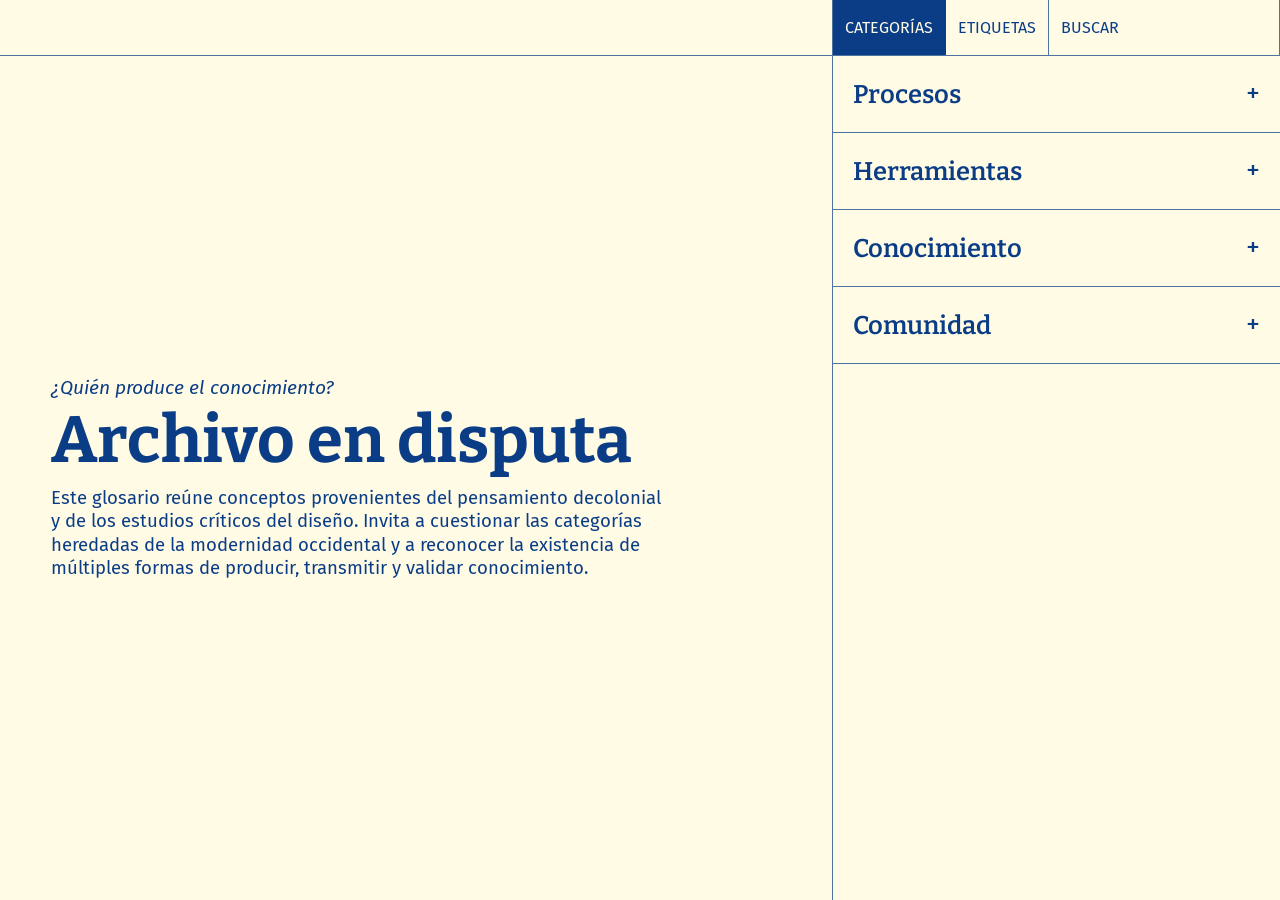
<file: index.html>
<!doctype html>
<html lang="es">
<head>
  <meta charset="utf-8">
  <meta name="viewport" content="width=device-width, initial-scale=1">
  <title>Archivo en disputa</title>
  <meta name="description" content="Glosario crítico de conceptos de diseño.">
  <link rel="preconnect" href="https://fonts.googleapis.com">
  <link rel="preconnect" href="https://fonts.gstatic.com" crossorigin>
  <link href="https://fonts.googleapis.com/css2?family=Bitter:ital,wght@0,400;0,600;0,700;1,400&family=Fira+Sans:wght@400;500&display=swap" rel="stylesheet">
  <link rel="icon" type="image/svg+xml" href="data:image/svg+xml,%3Csvg xmlns='http://www.w3.org/2000/svg' viewBox='0 0 32 32'%3E%3Crect width='32' height='32' fill='%23FFFBE5'/%3E%3Cpath d='M7 24 16 7l9 17h-5l-1.7-4h-5L12 24H7z' fill='%230B3D87'/%3E%3C/svg%3E">
  <link rel="stylesheet" href="styles.css">
</head>
<body>
  <header class="topbar" aria-label="Navegacion principal">
    <div class="left-nav">
      <button class="back-button" id="back-button" type="button" aria-label="Volver al inicio" title="Volver al inicio">&larr;</button>
    </div>
    <nav class="right-nav" id="home-nav" aria-label="Explorar el glosario">
      <button class="nav-button" type="button" data-view="categories" aria-pressed="true">Categorías</button>
      <button class="nav-button" type="button" data-view="tags" aria-pressed="false">Etiquetas</button>
      <input class="search-input" id="search-input" type="search" placeholder="Buscar" aria-label="Buscar conceptos">
    </nav>
    <nav class="right-nav entry-nav" id="entry-nav" aria-label="Explorar la entrada Representación" hidden>
      <button class="nav-button entry-nav-button" type="button" data-entry-view="questions" aria-pressed="true">Preguntas</button>
      <button class="nav-button entry-nav-button" type="button" data-entry-view="authors" aria-pressed="false">Autores</button>
      <button class="nav-button entry-nav-button" type="button" data-entry-view="rae" aria-pressed="false">RAE</button>
    </nav>
  </header>

  <main class="shell">
    <section class="intro-pane" aria-labelledby="page-title">
      <div class="intro">
        <p class="intro-kicker" id="intro-kicker">¿Quién produce el conocimiento?</p>
        <h1 id="page-title">Archivo en disputa</h1>
        <p class="intro-copy" id="intro-copy">Este glosario reúne conceptos provenientes del pensamiento decolonial y de los estudios críticos del diseño. Invita a cuestionar las categorías heredadas de la modernidad occidental y a reconocer la existencia de múltiples formas de producir, transmitir y validar conocimiento.</p>
      </div>
    </section>

    <aside class="categories-pane" aria-label="Categorías del glosario">
      <div class="panel-view" id="categories-view">
      <section class="category">
        <button class="category-toggle" type="button" aria-expanded="false" aria-controls="concepts-processes"><span>Procesos</span><span class="category-icon" aria-hidden="true">+</span></button>
        <ul class="concept-list" id="concepts-processes" hidden>
          <li><button class="concept-button" type="button">Colonialismo</button></li>
          <li><button class="concept-button" type="button">Extractivismo</button></li>
          <li><button class="concept-button" type="button">Modernidad</button></li>
          <li><button class="concept-button" type="button">Mestizaje</button></li>
          <li><button class="concept-button" type="button">Hibridación cultural</button></li>
          <li><button class="concept-button" type="button">Colonialidad de género</button></li>
          <li><button class="concept-button" type="button">Colonialidad</button></li>
          <li><button class="concept-button" type="button">Representación</button></li>
          <li><button class="concept-button" type="button">Identidad</button></li>
        </ul>
      </section>
      <section class="category">
        <button class="category-toggle" type="button" aria-expanded="false" aria-controls="concepts-tools"><span>Herramientas</span><span class="category-icon" aria-hidden="true">+</span></button>
        <ul class="concept-list" id="concepts-tools" hidden>
          <li><button class="concept-button" type="button">Representación</button></li>
          <li><button class="concept-button" type="button">Identidad</button></li>
          <li><button class="concept-button" type="button">Interfaz</button></li>
          <li><button class="concept-button" type="button">Traducción</button></li>
          <li><button class="concept-button" type="button">Memoria</button></li>
          <li><button class="concept-button" type="button">Matriz de pensamiento</button></li>
          <li><button class="concept-button" type="button">Pedagogías de la crueldad</button></li>
          <li><button class="concept-button" type="button">Reparación</button></li>
          <li><button class="concept-button" type="button">Tecnología</button></li>
          <li><button class="concept-button" type="button">Resistencia</button></li>
          <li><button class="concept-button" type="button">Archivo</button></li>
          <li><button class="concept-button" type="button">Oralidad</button></li>
          <li><button class="concept-button" type="button">Lengua</button></li>
          <li><button class="concept-button" type="button">Sistema</button></li>
          <li><button class="concept-button" type="button">Visualización</button></li>
          <li><button class="concept-button" type="button">Diseño situado</button></li>
        </ul>
      </section>
      <section class="category">
        <button class="category-toggle" type="button" aria-expanded="false" aria-controls="concepts-knowledge"><span>Conocimiento</span><span class="category-icon" aria-hidden="true">+</span></button>
        <ul class="concept-list" id="concepts-knowledge" hidden>
          <li><button class="concept-button" type="button">Oralidad</button></li>
          <li><button class="concept-button" type="button">Lengua</button></li>
          <li><button class="concept-button" type="button">Sistema</button></li>
          <li><button class="concept-button" type="button">Visualización</button></li>
          <li><button class="concept-button" type="button">Diseño situado</button></li>
          <li><button class="concept-button" type="button">Saber situado</button></li>
          <li><button class="concept-button" type="button">Justicia cognitiva</button></li>
          <li><button class="concept-button" type="button">Pluriverso</button></li>
          <li><button class="concept-button" type="button">Epistemologías del Sur</button></li>
          <li><button class="concept-button" type="button">Interculturalidad</button></li>
          <li><button class="concept-button" type="button">Diversidad epistemológica</button></li>
          <li><button class="concept-button" type="button">Decolonialidad</button></li>
          <li><button class="concept-button" type="button">Desobediencia epistémica</button></li>
          <li><button class="concept-button" type="button">Ancestralidad</button></li>
        </ul>
      </section>
      <section class="category">
        <button class="category-toggle" type="button" aria-expanded="false" aria-controls="concepts-community"><span>Comunidad</span><span class="category-icon" aria-hidden="true">+</span></button>
        <ul class="concept-list" id="concepts-community" hidden>
          <li><button class="concept-button" type="button">Ancestralidad</button></li>
          <li><button class="concept-button" type="button">Comunidad</button></li>
          <li><button class="concept-button" type="button">Comunalidad</button></li>
          <li><button class="concept-button" type="button">Buen vivir</button></li>
          <li><button class="concept-button" type="button">Cosmovisión</button></li>
          <li><button class="concept-button" type="button">Reciprocidad</button></li>
          <li><button class="concept-button" type="button">Frontera</button></li>
          <li><button class="concept-button" type="button">Territorio</button></li>
          <li><button class="concept-button" type="button">Desobediencia tecnológica</button></li>
          <li><button class="concept-button" type="button">Cuerpo-territorio</button></li>
        </ul>
      </section>
      </div>

      <div class="panel-view" id="tags-view" hidden>
        <section class="category">
          <button class="category-toggle" type="button" aria-expanded="false" aria-controls="tags-practice"><span>Práctica</span><span class="category-icon" aria-hidden="true">+</span></button>
          <ul class="concept-list" id="tags-practice" hidden>
            <li><button class="concept-button" type="button">Comunidad</button></li>
            <li><button class="concept-button" type="button">Buen vivir</button></li>
            <li><button class="concept-button" type="button">Comunalidad</button></li>
            <li><button class="concept-button" type="button">Reciprocidad</button></li>
            <li><button class="concept-button" type="button">Desobediencia tecnológica</button></li>
            <li><button class="concept-button" type="button">Saber situado</button></li>
            <li><button class="concept-button" type="button">Desobediencia epistémica</button></li>
            <li><button class="concept-button" type="button">Diseño situado</button></li>
            <li><button class="concept-button" type="button">Visibilización</button></li>
            <li><button class="concept-button" type="button">Sistema</button></li>
            <li><button class="concept-button" type="button">Oralidad</button></li>
            <li><button class="concept-button" type="button">Tecnología</button></li>
            <li><button class="concept-button" type="button">Resistencia</button></li>
            <li><button class="concept-button" type="button">Traducción</button></li>
            <li><button class="concept-button" type="button">Reparación</button></li>
            <li><button class="concept-button" type="button">Extractivismo</button></li>
            <li><button class="concept-button" type="button">Hibridación cultural</button></li>
            <li><button class="concept-button" type="button">Colonialidad de género</button></li>
          </ul>
        </section>
        <section class="category">
          <button class="category-toggle" type="button" aria-expanded="false" aria-controls="tags-principle"><span>Principio</span><span class="category-icon" aria-hidden="true">+</span></button>
          <ul class="concept-list" id="tags-principle" hidden>
            <li><button class="concept-button" type="button">Visibilización</button></li>
            <li><button class="concept-button" type="button">Diseño situado</button></li>
            <li><button class="concept-button" type="button">Saber situado</button></li>
            <li><button class="concept-button" type="button">Justicia cognitiva</button></li>
            <li><button class="concept-button" type="button">Pluriverso</button></li>
            <li><button class="concept-button" type="button">Epistemologías del Sur</button></li>
            <li><button class="concept-button" type="button">Interculturalidad</button></li>
            <li><button class="concept-button" type="button">Diversidad epistemológica</button></li>
            <li><button class="concept-button" type="button">Ancestralidad</button></li>
            <li><button class="concept-button" type="button">Buen vivir</button></li>
            <li><button class="concept-button" type="button">Cuerpo-territorio</button></li>
            <li><button class="concept-button" type="button">Reciprocidad</button></li>
            <li><button class="concept-button" type="button">Comunalidad</button></li>
          </ul>
        </section>
        <section class="category">
          <button class="category-toggle" type="button" aria-expanded="false" aria-controls="tags-concept"><span>Concepto</span><span class="category-icon" aria-hidden="true">+</span></button>
          <ul class="concept-list" id="tags-concept" hidden>
            <li><button class="concept-button" type="button">Cosmovisión</button></li>
            <li><button class="concept-button" type="button">Territorio</button></li>
            <li><button class="concept-button" type="button">Cuerpo-territorio</button></li>
            <li><button class="concept-button" type="button">Frontera</button></li>
            <li><button class="concept-button" type="button">Diversidad epistemológica</button></li>
            <li><button class="concept-button" type="button">Epistemologías del Sur</button></li>
            <li><button class="concept-button" type="button">Justicia cognitiva</button></li>
            <li><button class="concept-button" type="button">Reparación</button></li>
            <li><button class="concept-button" type="button">Mestizaje</button></li>
            <li><button class="concept-button" type="button">Hibridación cultural</button></li>
            <li><button class="concept-button" type="button">Colonialidad</button></li>
          </ul>
        </section>
        <section class="category">
          <button class="category-toggle" type="button" aria-expanded="false" aria-controls="tags-process"><span>Proceso</span><span class="category-icon" aria-hidden="true">+</span></button>
          <ul class="concept-list" id="tags-process" hidden>
            <li><button class="concept-button" type="button">Colonialismo</button></li>
            <li><button class="concept-button" type="button">Extractivismo</button></li>
            <li><button class="concept-button" type="button">Modernidad</button></li>
            <li><button class="concept-button" type="button">Colonialidad</button></li>
            <li><button class="concept-button" type="button">Representación</button></li>
            <li><button class="concept-button" type="button">Identidad</button></li>
            <li><button class="concept-button" type="button">Traducción</button></li>
            <li><button class="concept-button" type="button">Memoria</button></li>
            <li><button class="concept-button" type="button">Matriz de pensamiento</button></li>
            <li><button class="concept-button" type="button">Pedagogías de la crueldad</button></li>
            <li><button class="concept-button" type="button">Decolonialidad</button></li>
          </ul>
        </section>
        <section class="category">
          <button class="category-toggle" type="button" aria-expanded="false" aria-controls="tags-device"><span>Dispositivo</span><span class="category-icon" aria-hidden="true">+</span></button>
          <ul class="concept-list" id="tags-device" hidden>
            <li><button class="concept-button" type="button">Decolonialidad</button></li>
            <li><button class="concept-button" type="button">Interculturalidad</button></li>
            <li><button class="concept-button" type="button">Visibilización</button></li>
            <li><button class="concept-button" type="button">Sistema</button></li>
            <li><button class="concept-button" type="button">Lengua</button></li>
            <li><button class="concept-button" type="button">Oralidad</button></li>
            <li><button class="concept-button" type="button">Archivo</button></li>
            <li><button class="concept-button" type="button">Matriz de pensamiento</button></li>
            <li><button class="concept-button" type="button">Interfaz</button></li>
            <li><button class="concept-button" type="button">Memoria</button></li>
            <li><button class="concept-button" type="button">Pedagogías de la crueldad</button></li>
            <li><button class="concept-button" type="button">Identidad</button></li>
            <li><button class="concept-button" type="button">Colonialidad de género</button></li>
          </ul>
        </section>
      </div>

      <div class="panel-view" id="entry-view" hidden>
        <section class="entry-section" data-entry-panel="questions">
          <button class="question-button" type="button" data-question="representation" aria-pressed="false"><span>¿Quién representa a quién?</span></button>
          <div class="question-authors" data-authors-for="representation" hidden>
            <button class="author-button" type="button" data-author="stuart-hall">Stuart Hall</button>
            <button class="author-button" type="button" data-author="adolfo-alban-achinte">Adolfo Albán Achinte</button>
          </div>
          <button class="question-button" type="button" data-question="gaze" aria-pressed="false"><span>¿Quién mira y quién es mirado?</span></button>
          <div class="question-authors" data-authors-for="gaze" hidden>
            <button class="author-button" type="button" data-author="bell-hooks">bell hooks</button>
          </div>
          <button class="question-button" type="button" data-question="other" aria-pressed="false"><span>¿Cómo se construye “el otro”?</span></button>
          <div class="question-authors" data-authors-for="other" hidden>
            <button class="author-button" type="button" data-author="stuart-hall">Stuart Hall</button>
            <button class="author-button" type="button" data-author="adolfo-alban-achinte">Adolfo Albán Achinte</button>
          </div>
          <button class="question-button" type="button" data-question="legitimacy" aria-pressed="false"><span>¿Quién decide qué imágenes son legítimas?</span></button>
          <div class="question-authors" data-authors-for="legitimacy" hidden>
            <button class="author-button" type="button" data-author="rolando-vazquez">Rolando Vázquez</button>
          </div>
          <button class="question-button" type="button" data-question="self" aria-pressed="false"><span>¿Qué cambia cuando alguien se representa a sí mismo?</span></button>
          <div class="question-authors" data-authors-for="self" hidden>
            <button class="author-button" type="button" data-author="adolfo-alban-achinte">Adolfo Albán Achinte</button>
            <button class="author-button" type="button" data-author="hector-daniel-useche">Héctor Daniel Useche</button>
          </div>
          <button class="question-button" type="button" data-question="speak" aria-pressed="false"><span>¿Puede el diseño hablar por otros?</span></button>
          <div class="question-authors" data-authors-for="speak" hidden>
            <button class="author-button" type="button" data-author="arturo-escobar">Arturo Escobar</button>
            <button class="author-button" type="button" data-author="ahmed-ansari">Ahmed Ansari</button>
            <button class="author-button" type="button" data-author="danah-abdulla">Danah Abdulla</button>
            <button class="author-button" type="button" data-author="ece-canli">Ece Canlı</button>
            <button class="author-button" type="button" data-author="mahmoud-keshavarz">Mahmoud Keshavarz</button>
            <button class="author-button" type="button" data-author="matthew-kiem">Matthew Kiem</button>
            <button class="author-button" type="button" data-author="pedro-oliveira">Pedro Oliveira</button>
            <button class="author-button" type="button" data-author="luiza-prado">Luiza Prado</button>
            <button class="author-button" type="button" data-author="tristan-schultz">Tristan Schultz</button>
          </div>
        </section>
        <section class="entry-section" data-entry-panel="authors" hidden>
          <button class="author-button" type="button" data-author="stuart-hall">Stuart Hall</button>
          <button class="author-button" type="button" data-author="adolfo-alban-achinte">Adolfo Albán Achinte</button>
          <button class="author-button" type="button" data-author="bell-hooks">bell hooks</button>
          <button class="author-button" type="button" data-author="rolando-vazquez">Rolando Vázquez</button>
          <button class="author-button" type="button" data-author="hector-daniel-useche">Héctor Daniel Useche</button>
          <button class="author-button" type="button" data-author="arturo-escobar">Arturo Escobar</button>
          <button class="author-button" type="button" data-author="ahmed-ansari">Ahmed Ansari</button>
          <button class="author-button" type="button" data-author="danah-abdulla">Danah Abdulla</button>
          <button class="author-button" type="button" data-author="ece-canli">Ece Canlı</button>
          <button class="author-button" type="button" data-author="mahmoud-keshavarz">Mahmoud Keshavarz</button>
          <button class="author-button" type="button" data-author="matthew-kiem">Matthew Kiem</button>
          <button class="author-button" type="button" data-author="pedro-oliveira">Pedro Oliveira</button>
          <button class="author-button" type="button" data-author="luiza-prado">Luiza Prado</button>
          <button class="author-button" type="button" data-author="tristan-schultz">Tristan Schultz</button>
        </section>
        <section class="entry-section" data-entry-panel="rae" hidden>
        </section>
      </div>
    </aside>
  </main>
  <script src="script.js"></script>
</body>
</html>
</file>
<file: styles.css>
:root {
      --paper: #fffbe5;
      --blue: #0b3d87;
      --rule: rgba(11, 61, 135, 0.72);
      --wide: 65%;
      --narrow: 35%;
      --bar-height: 56px;
      --pad: 20px;
      font-family: "Fira Sans", Arial, sans-serif;
    }

    * { box-sizing: border-box; }

    html, body {
      margin: 0;
      min-height: 100%;
      background: var(--paper);
      color: var(--blue);
      font-size: 16px;
    }

    body { overflow: hidden; }
    button, input { font: inherit; color: inherit; }

    button:focus-visible,
    input:focus-visible {
      outline: 3px solid var(--blue);
      outline-offset: -3px;
    }

    .topbar {
      position: fixed;
      z-index: 10;
      inset: 0 0 auto;
      display: grid;
      grid-template-columns: minmax(0, var(--wide)) minmax(300px, var(--narrow));
      height: var(--bar-height);
      background: var(--paper);
      border-bottom: 1px solid var(--rule);
    }

    .left-nav {
      display: flex;
      align-items: center;
      padding: 0 var(--pad) 0 max(var(--pad), calc((100% - 760px) / 2));
    }

    .back-button {
      display: grid;
      width: 38px;
      height: 38px;
      padding: 0;
      place-items: center;
      border: 0;
      background: transparent;
      font-size: 28px;
      line-height: 1;
      cursor: pointer;
      opacity: 0;
      pointer-events: none;
      transition: opacity 150ms ease;
    }

    body.has-subview .back-button { opacity: 1; pointer-events: auto; }

    .right-nav {
      display: grid;
      grid-template-columns: auto auto minmax(0, 1fr);
      border-left: 1px solid var(--rule);
    }

    .right-nav[hidden],
    .entry-section[hidden] { display: none; }

    .entry-nav { grid-template-columns: repeat(3, minmax(0, 1fr)); }

    .entry-nav .nav-button {
      padding-inline: 6px;
    }

    .nav-button,
    .search-input {
      min-width: 0;
      height: calc(var(--bar-height) - 1px);
      border: 0;
      border-right: 1px solid var(--rule);
      border-radius: 0;
      background: transparent;
      text-transform: uppercase;
    }

    .nav-button { padding: 0 12px; cursor: pointer; }

    .nav-button[aria-pressed="true"],
    .nav-button:hover { background: var(--blue); color: var(--paper); }

    .search-input { width: 100%; padding: 0 12px; outline: 0; }
    .search-input::placeholder { color: var(--blue); opacity: 1; }

    .shell {
      display: grid;
      grid-template-columns: minmax(0, var(--wide)) minmax(300px, var(--narrow));
      height: 100vh;
      padding-top: var(--bar-height);
    }

    .intro-pane,
    .categories-pane {
      height: calc(100vh - var(--bar-height));
      overflow-y: auto;
      scrollbar-color: var(--blue) transparent;
      scrollbar-width: thin;
    }

    .intro-pane {
      display: flex;
      align-items: center;
      justify-content: center;
      padding: clamp(28px, 5.5vh, 58px) clamp(24px, 4vw, 60px);
    }

    .intro {
      width: min(760px, 100%);
      text-align: left;
    }

    .intro-kicker {
      margin: 0 0 10px;
      font-size: clamp(18px, 1.5vw, 23px);
      font-style: italic;
      line-height: 1.2;
    }

    .intro h1 {
      margin: 0 0 14px;
      font-family: "Bitter", Georgia, serif;
      font-size: clamp(48px, 5.1vw, 76px);
      font-weight: 700;
      line-height: 0.98;
      letter-spacing: 0;
    }

    .intro-copy {
      max-width: 620px;
      margin: 0;
      font-size: clamp(17px, 1.45vw, 21px);
      line-height: 1.26;
    }

    .categories-pane { border-left: 1px solid var(--rule); }
    .category { border-bottom: 1px solid var(--rule); }

    .category-toggle {
      display: flex;
      width: 100%;
      min-height: 76px;
      align-items: center;
      justify-content: space-between;
      gap: 20px;
      padding: 16px var(--pad);
      border: 0;
      background: transparent;
      font-family: "Bitter", Georgia, serif;
      font-size: clamp(21px, 2vw, 29px);
      font-weight: 600;
      text-align: left;
      cursor: pointer;
    }

    .category-toggle:hover { background: rgba(255, 198, 79, 0.38); }

    .panel-view[hidden] { display: none; }

    .category-icon {
      flex: 0 0 auto;
      font-family: "Fira Sans", Arial, sans-serif;
      font-size: 28px;
      font-weight: 400;
      line-height: 1;
    }

    .concept-list {
      margin: 0;
      padding: 0;
      list-style: none;
      border-top: 1px solid var(--rule);
    }

    .concept-list[hidden] { display: none; }

    .concept-button {
      width: 100%;
      padding: 12px var(--pad) 12px 36px;
      border: 0;
      border-bottom: 1px solid rgba(11, 61, 135, 0.28);
      background: transparent;
      text-align: left;
      cursor: pointer;
    }

    .concept-button:hover { text-decoration: underline; }
    .concept-list li:last-child .concept-button { border-bottom: 0; }

    .question-button {
      display: flex;
      width: 100%;
      min-height: 84px;
      align-items: center;
      padding: 20px var(--pad);
      border: 0;
      border-bottom: 1px solid var(--rule);
      background: transparent;
      font-family: "Bitter", Georgia, serif;
      font-size: clamp(18px, 1.55vw, 23px);
      font-weight: 600;
      line-height: 1.38;
      text-align: left;
      overflow: visible;
      text-wrap: pretty;
      cursor: pointer;
    }

    .question-button > span {
      display: block;
      flex: 1 1 auto;
      padding: 3px 5px;
      overflow: visible;
    }

    .question-button[aria-expanded="true"]::after {
      content: "−";
      flex: 0 0 auto;
      margin-left: 14px;
      font-family: "Fira Sans", Arial, sans-serif;
      font-size: 28px;
      font-weight: 400;
      line-height: 1;
    }

    .question-authors {
      padding: 0;
      border-bottom: 1px solid var(--rule);
      background: transparent;
    }

    .question-authors[hidden] { display: none; }

    .author-button {
      display: flex;
      width: 100%;
      min-height: 46px;
      align-items: center;
      padding: 10px calc(var(--pad) + 12px);
      border: 0;
      background: transparent;
      text-align: left;
      cursor: pointer;
    }

    .author-button::after {
      content: "→";
      margin-left: auto;
      padding-left: 12px;
    }

    .question-authors .author-button {
      min-height: 0;
      padding: 12px var(--pad) 12px 36px;
      border-bottom: 1px solid rgba(11, 61, 135, 0.28);
    }

    .question-authors .author-button:last-child { border-bottom: 0; }
    .question-authors .author-button::after { content: none; }
    .question-authors .author-button:hover {
      background: transparent;
      text-decoration: underline;
    }

    .author-button:hover,
    .author-button[aria-pressed="true"] {
      background: rgba(255, 198, 79, 0.38);
    }

    .question-button:hover,
    .question-button[aria-pressed="true"] {
      background: rgba(255, 198, 79, 0.38);
    }

    body.reading-question .intro-pane { align-items: flex-start; }

    .entry-article {
      width: 100%;
      font-size: 18px;
      line-height: 1.48;
    }

    .entry-article p { margin: 0 0 1.35em; }

    .display-lines span { display: block; }

    .entry-article h2 {
      margin: 2.2em 0 0.7em;
      font-family: "Bitter", Georgia, serif;
      font-size: clamp(27px, 2.7vw, 40px);
      line-height: 1.05;
    }

    .entry-article blockquote {
      margin: 2em 0;
      padding: 0 0 0 22px;
      border-left: 3px solid var(--blue);
      font-family: "Bitter", Georgia, serif;
      font-size: 1.15em;
      font-style: italic;
    }

    .entry-article hr {
      margin: 3em 0;
      border: 0;
      border-top: 1px solid var(--rule);
    }

    .author-entry ul {
      margin: 1.5em 0 0;
      padding-left: 1.2em;
    }

    .author-entry li + li { margin-top: 0.65em; }

    .rae-entry ol,
    .rae-entry ul { padding-left: 1.35em; }

    .rae-entry > ol > li { margin-bottom: 1.15em; }
    .rae-entry li > ul { margin: 0.45em 0 0.8em; }

    .author-entry .reference-note {
      margin-top: 2.5em;
      padding-top: 1em;
      border-top: 1px solid var(--rule);
      font-size: 0.86em;
    }

    .entry-section {
      min-height: 100%;
    }

    @media (min-width: 821px) and (max-width: 1180px) {
      :root { --wide: 64%; --narrow: 36%; }
    }

    @media (max-width: 820px) {
      :root { --bar-height: 58px; --pad: 14px; }
      body { overflow: auto; }

      .topbar {
        position: sticky;
        grid-template-columns: 44px minmax(0, 1fr);
        height: var(--bar-height);
      }

      .left-nav { padding: 0 0 0 8px; }
      .back-button { width: 32px; height: 32px; font-size: 24px; }
      .right-nav,
      .right-nav:not(.entry-nav) { grid-template-columns: repeat(3, minmax(0, 1fr)); }

      .nav-button,
      .search-input {
        height: calc(var(--bar-height) - 1px);
        padding-inline: 5px;
        font-size: 11px;
      }

      .entry-nav {
        grid-template-columns: repeat(3, minmax(0, 1fr));
      }

      .entry-nav .nav-button {
        height: calc(var(--bar-height) - 1px);
        padding-inline: 3px;
        white-space: normal;
      }

      .search-input {
        grid-column: auto;
        width: 100%;
        border-top: 0;
      }

      .shell {
        display: flex;
        height: auto;
        padding-top: 0;
        flex-direction: column;
      }

      .intro-pane,
      .categories-pane { height: auto; overflow: visible; }

      .intro-pane {
        min-height: 0;
        align-items: flex-start;
        justify-content: flex-start;
        padding: 30px 18px 34px;
      }

      .intro h1 { font-size: clamp(45px, 13vw, 58px); }
      body.has-subview .intro h1 { font-size: clamp(34px, 10.5vw, 42px); }
      .intro-copy { font-size: 17px; }
      .categories-pane { border-top: 1px solid var(--rule); border-left: 0; }

      body.reading-question .categories-pane { display: none; }

      body.reading-question.mobile-menu-open .categories-pane {
        position: fixed;
        z-index: 9;
        inset: var(--bar-height) 0 auto;
        display: block;
        max-height: calc(100svh - var(--bar-height));
        overflow-y: auto;
        background: var(--paper);
        border-bottom: 1px solid var(--rule);
      }
    }
</file>
